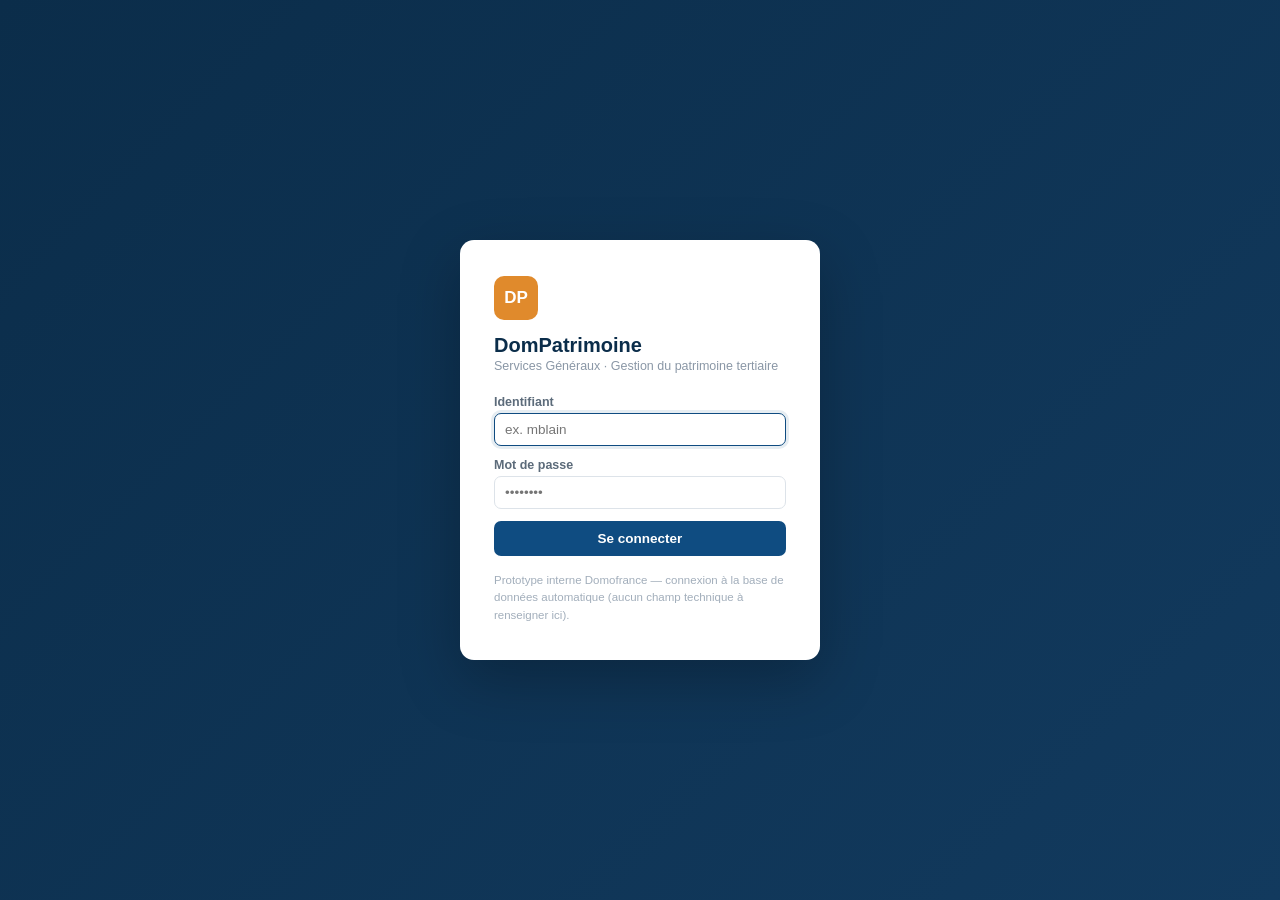
<file: index.html>
<!DOCTYPE html>
<html lang="fr">
<head>
<meta charset="UTF-8">
<meta name="viewport" content="width=device-width, initial-scale=1.0">
<title>Connexion — DomPatrimoine</title>
<link rel="stylesheet" href="style.css">
</head>
<body class="login-page">
<script src="app.js?v=23"></script>

<div class="login-box" id="login-panel">
  <div class="logo-mark">DP</div>
  <h1>DomPatrimoine</h1>
  <div class="sub">Services Généraux &middot; Gestion du patrimoine tertiaire</div>
  <div id="login-error" class="login-error"></div>
  <div class="field">
    <label>Identifiant</label>
    <input id="login-id" placeholder="ex. mblain" autofocus>
  </div>
  <div class="field">
    <label>Mot de passe</label>
    <input id="login-pwd" type="password" placeholder="&bull;&bull;&bull;&bull;&bull;&bull;&bull;&bull;">
  </div>
  <button class="btn btn-primary" style="width:100%;justify-content:center" onclick="doLogin()">Se connecter</button>
  <div class="login-hint">
    Prototype interne Domofrance — connexion à la base de données automatique (aucun champ technique à
    renseigner ici).
  </div>
</div>

<div class="login-box" id="first-login-panel" style="display:none;">
  <div class="logo-mark">DP</div>
  <h1>Première connexion</h1>
  <div class="sub" id="first-login-sub">Pour votre sécurité, choisissez un mot de passe personnel.</div>
  <div id="first-login-error" class="login-error"></div>
  <div class="field">
    <label>Nouveau mot de passe</label>
    <input id="new-pwd" type="password" placeholder="8 caractères minimum">
  </div>
  <div class="field">
    <label>Confirmer le mot de passe</label>
    <input id="new-pwd-confirm" type="password">
  </div>
  <button class="btn btn-primary" style="width:100%;justify-content:center" onclick="doSetPassword()">Valider</button>
  <button class="btn btn-outline btn-sm mt-18" style="width:100%;justify-content:center" onclick="backToLogin()">Annuler</button>
</div>

<script>
if (dpGetSession()) window.location.href = "dashboard.html";

let pendingIdentifiant = null;

document.getElementById("login-pwd").addEventListener("keydown", e => { if (e.key === "Enter") doLogin(); });
document.getElementById("new-pwd-confirm").addEventListener("keydown", e => { if (e.key === "Enter") doSetPassword(); });

async function doLogin() {
  const id = document.getElementById("login-id").value.trim();
  const pwd = document.getElementById("login-pwd").value;
  const errEl = document.getElementById("login-error");
  errEl.classList.remove("show");

  if (!id || !pwd) {
    if (!id) { errEl.textContent = "Merci de renseigner votre identifiant."; errEl.classList.add("show"); return; }
  }

  const result = await dpAttemptLogin(id, pwd);

  if (result.status === "notfound") {
    errEl.textContent = "Identifiant inconnu.";
    errEl.classList.add("show");
  } else if (result.status === "wrongpassword") {
    errEl.textContent = "Mot de passe incorrect.";
    errEl.classList.add("show");
  } else if (result.status === "firstlogin") {
    pendingIdentifiant = result.user.identifiant;
    document.getElementById("first-login-sub").textContent =
      `Bienvenue ${result.user.nom} — pour votre sécurité, choisissez un mot de passe personnel.`;
    document.getElementById("login-panel").style.display = "none";
    document.getElementById("first-login-panel").style.display = "block";
    document.getElementById("new-pwd").focus();
  } else if (result.status === "ok") {
    window.location.href = "dashboard.html";
  }
}

async function doSetPassword() {
  const pwd = document.getElementById("new-pwd").value;
  const confirm = document.getElementById("new-pwd-confirm").value;
  const errEl = document.getElementById("first-login-error");
  errEl.classList.remove("show");

  if (pwd.length < 8) {
    errEl.textContent = "Le mot de passe doit contenir au moins 8 caractères.";
    errEl.classList.add("show");
    return;
  }
  if (pwd !== confirm) {
    errEl.textContent = "Les deux mots de passe ne correspondent pas.";
    errEl.classList.add("show");
    return;
  }
  await dpSetPassword(pendingIdentifiant, pwd, true);
  window.location.href = "dashboard.html";
}

function backToLogin() {
  document.getElementById("first-login-panel").style.display = "none";
  document.getElementById("login-panel").style.display = "block";
  document.getElementById("login-pwd").value = "";
}
</script>
</body>
</html>
</file>
<file: style.css>
:root{
  --bleu-fonce:#0b2d4a;
  --bleu:#0f4c81;
  --bleu-clair:#e8f0f7;
  --accent:#1f8a70;
  --accent-clair:#e3f4ef;
  --orange:#e08a2c;
  --orange-clair:#fbeeda;
  --rouge:#c94f4f;
  --rouge-clair:#fbe9e9;
  --gris-texte:#3b4552;
  --gris-clair:#f4f6f8;
  --gris-bordure:#dde3e9;
  --blanc:#ffffff;
  --radius:10px;
  --ombre:0 2px 10px rgba(11,45,74,.07);
  --ombre-hover:0 6px 20px rgba(11,45,74,.12);
}

*{box-sizing:border-box;}
html,body{margin:0;padding:0;}
body{
  font-family:"Segoe UI",-apple-system,BlinkMacSystemFont,Roboto,Arial,sans-serif;
  background:var(--gris-clair);
  color:var(--gris-texte);
  min-height:100vh;
  font-size:14px;
}
a{color:var(--bleu);text-decoration:none;}
h1,h2,h3{margin:0 0 6px 0;color:var(--bleu-fonce);}
button{font-family:inherit;cursor:pointer;}
input,select,textarea{font-family:inherit;}

/* ---------- Layout général ---------- */
.app-shell{display:flex;min-height:100vh;}

.sidebar{
  width:230px;background:var(--bleu-fonce);color:#cfe0ee;
  display:flex;flex-direction:column;padding:20px 0;flex-shrink:0;
}
.sidebar .brand{
  display:flex;align-items:center;gap:10px;
  padding:0 20px 20px 20px;
  border-bottom:1px solid rgba(255,255,255,.12);margin-bottom:14px;
}
.sidebar .brand .logo-mark{
  width:34px;height:34px;border-radius:8px;background:var(--orange);
  display:flex;align-items:center;justify-content:center;
  font-weight:700;color:#fff;font-size:14px;
}
.sidebar .brand .brand-text{line-height:1.15;}
.sidebar .brand .brand-text strong{display:block;font-size:15px;color:#fff;}
.sidebar .brand .brand-text span{font-size:11px;color:#93aec7;}

.nav-group{margin-bottom:8px;}
.nav-label{font-size:10.5px;text-transform:uppercase;letter-spacing:.06em;color:#6f8daa;padding:10px 20px 6px;}
.nav-link{display:flex;align-items:center;gap:10px;padding:9px 20px;font-size:14px;color:#cfe0ee;border-left:3px solid transparent;cursor:pointer;}
.nav-link:hover{background:rgba(255,255,255,.06);}
.nav-link.active{background:rgba(224,138,44,.16);border-left-color:var(--orange);color:#fff;font-weight:600;}
.nav-link .ico{width:18px;text-align:center;}

.sidebar-footer{margin-top:auto;padding:14px 20px 0;border-top:1px solid rgba(255,255,255,.12);}
.sidebar-footer .user-row{display:flex;align-items:center;gap:8px;font-size:12.5px;color:#9fb8d1;margin-bottom:8px;}
.sidebar-footer .logout-btn{background:none;border:1px solid rgba(255,255,255,.25);color:#cfe0ee;font-size:12px;padding:6px 10px;border-radius:6px;width:100%;}
.sidebar-footer .logout-btn:hover{background:rgba(255,255,255,.08);}

.main{flex:1;min-width:0;display:flex;flex-direction:column;}
.topbar{
  background:var(--blanc);border-bottom:1px solid var(--gris-bordure);
  padding:16px 28px;display:flex;align-items:center;justify-content:space-between;
}
.topbar h1{font-size:19px;}
.topbar .subtitle{font-size:12.5px;color:#7c8b9b;margin-top:2px;}
.content{padding:24px 28px 40px;flex:1;}

/* ---------- Cards / grilles ---------- */
.card{background:var(--blanc);border:1px solid var(--gris-bordure);border-radius:var(--radius);box-shadow:var(--ombre);padding:18px 20px;}
.card-title{font-weight:600;color:var(--bleu-fonce);font-size:14.5px;margin-bottom:10px;}
.grid-2{display:grid;grid-template-columns:1fr 1fr;gap:18px;}
.grid-3{display:grid;grid-template-columns:repeat(3,1fr);gap:18px;}
.grid-4{display:grid;grid-template-columns:repeat(4,1fr);gap:16px;}
@media(max-width:1100px){.grid-2,.grid-3,.grid-4{grid-template-columns:1fr 1fr;}}

.kpi-card{background:var(--blanc);border:1px solid var(--gris-bordure);border-radius:var(--radius);box-shadow:var(--ombre);padding:16px 18px;}
.kpi-card .kpi-label{font-size:12px;color:#7c8b9b;margin-bottom:6px;}
.kpi-card .kpi-value{font-size:26px;font-weight:700;color:var(--bleu-fonce);line-height:1;}
.kpi-card .kpi-sub{font-size:11.5px;color:#8a97a6;margin-top:6px;}

/* ---------- Formulaires ---------- */
.field{margin-bottom:12px;}
.field label{display:block;font-size:12.5px;color:#5c6b7a;margin-bottom:4px;font-weight:600;}
.field input,.field select,.field textarea{
  width:100%;padding:8px 10px;border:1px solid var(--gris-bordure);border-radius:7px;font-size:13.5px;background:#fff;color:var(--gris-texte);
}
.field input:focus,.field select:focus,.field textarea:focus{outline:none;border-color:var(--bleu);box-shadow:0 0 0 3px rgba(15,76,129,.1);}
.field-row{display:flex;gap:12px;}
.field-row>.field{flex:1;}

.btn{display:inline-flex;align-items:center;gap:6px;padding:9px 16px;border-radius:7px;border:1px solid transparent;font-size:13.5px;font-weight:600;}
.btn-primary{background:var(--bleu);color:#fff;}
.btn-primary:hover{background:var(--bleu-fonce);}
.btn-accent{background:var(--accent);color:#fff;}
.btn-accent:hover{background:#166a56;}
.btn-outline{background:#fff;border-color:var(--gris-bordure);color:var(--gris-texte);}
.btn-outline:hover{border-color:var(--bleu);color:var(--bleu);}
.btn-sm{padding:5px 10px;font-size:12px;}

/* ---------- Tables ---------- */
.table-wrap{background:var(--blanc);border:1px solid var(--gris-bordure);border-radius:var(--radius);box-shadow:var(--ombre);overflow:hidden;}
table.data-table{width:100%;border-collapse:collapse;font-size:13px;}
table.data-table thead th{
  text-align:left;background:var(--bleu-clair);color:var(--bleu-fonce);
  padding:10px 14px;font-size:11.5px;text-transform:uppercase;letter-spacing:.03em;font-weight:700;
  border-bottom:1px solid var(--gris-bordure);white-space:nowrap;
}
table.data-table tbody td{padding:10px 14px;border-bottom:1px solid var(--gris-bordure);vertical-align:top;}
table.data-table tbody tr:last-child td{border-bottom:none;}
table.data-table tbody tr:hover{background:var(--gris-clair);cursor:pointer;}
.table-empty{padding:32px;text-align:center;color:#8a97a6;font-size:13px;}

/* ---------- Badges ---------- */
.badge{display:inline-block;padding:3px 9px;border-radius:99px;font-size:11px;font-weight:600;}
.badge-blue{background:var(--bleu-clair);color:var(--bleu);}
.badge-green{background:var(--accent-clair);color:var(--accent);}
.badge-orange{background:var(--orange-clair);color:var(--orange);}
.badge-red{background:var(--rouge-clair);color:var(--rouge);}
.badge-gray{background:#eef1f4;color:#5c6b7a;}

/* ---------- Filtres ---------- */
.filter-bar{display:flex;gap:10px;align-items:flex-end;flex-wrap:wrap;margin-bottom:16px;}
.filter-bar .field{margin-bottom:0;min-width:160px;}
.filter-bar .field.search{min-width:240px;}
.filter-count{font-size:12.5px;color:#7c8b9b;margin-left:auto;align-self:center;}

/* ---------- Panneau latéral / drawer ---------- */
.drawer-overlay{position:fixed;inset:0;background:rgba(11,45,74,.35);display:flex;justify-content:flex-end;z-index:50;}
.drawer{width:460px;max-width:92vw;background:#fff;height:100%;overflow-y:auto;box-shadow:-8px 0 24px rgba(11,45,74,.18);padding:24px;}
.drawer-header{display:flex;justify-content:space-between;align-items:flex-start;margin-bottom:16px;}
.drawer-close{background:none;border:none;font-size:20px;color:#8a97a6;line-height:1;}
.drawer-close:hover{color:var(--gris-texte);}
.drawer-section{margin-bottom:18px;}
.drawer-section h3{font-size:12px;text-transform:uppercase;letter-spacing:.04em;color:#7c8b9b;margin-bottom:8px;}
.kv-row{display:flex;justify-content:space-between;padding:6px 0;border-bottom:1px solid var(--gris-clair);font-size:13px;}
.kv-row .k{color:#7c8b9b;}
.kv-row .v{font-weight:600;color:var(--gris-texte);text-align:right;}

/* ---------- Login ---------- */
body.login-page{background:linear-gradient(135deg,var(--bleu-fonce),#123a5e);display:flex;align-items:center;justify-content:center;}
.login-box{background:#fff;border-radius:14px;box-shadow:0 20px 60px rgba(0,0,0,.25);padding:36px 34px;width:360px;}
.login-box .logo-mark{width:44px;height:44px;border-radius:10px;background:var(--orange);color:#fff;font-weight:700;display:flex;align-items:center;justify-content:center;margin-bottom:14px;font-size:17px;}
.login-box h1{font-size:20px;margin-bottom:2px;}
.login-box .sub{font-size:12.5px;color:#8a97a6;margin-bottom:22px;}
.login-error{background:var(--rouge-clair);color:var(--rouge);font-size:12.5px;padding:8px 10px;border-radius:7px;margin-bottom:12px;display:none;}
.login-error.show{display:block;}
.login-hint{margin-top:16px;font-size:11.5px;color:#a2aebb;line-height:1.5;}

.text-muted{color:#7c8b9b;font-size:12.5px;}
.mb-14{margin-bottom:14px;}
.mt-18{margin-top:18px;}
.empty-state{text-align:center;padding:40px 20px;color:#8a97a6;}
.progress-track{background:var(--gris-clair);border-radius:99px;height:7px;overflow:hidden;}
.progress-fill{height:100%;background:var(--accent);}

/* ---------- Retour en haut ---------- */
.back-to-top{
  position:fixed;bottom:26px;right:26px;width:42px;height:42px;border-radius:50%;
  background:var(--bleu);color:#fff;border:none;display:flex;align-items:center;justify-content:center;
  font-size:18px;box-shadow:var(--ombre-hover);cursor:pointer;opacity:0;pointer-events:none;
  transition:opacity .2s ease,transform .15s ease;z-index:40;
}
.back-to-top.show{opacity:1;pointer-events:auto;}
.back-to-top:hover{background:var(--bleu-fonce);transform:translateY(-2px);}

/* ---------- Gantt ---------- */
.gantt-row:hover .gantt-bar{filter:brightness(1.08);}
.gantt-bar{transition:filter .1s ease;}
.gantt-tick{position:absolute;top:0;bottom:0;border-left:1px solid var(--gris-bordure);}
</file>
